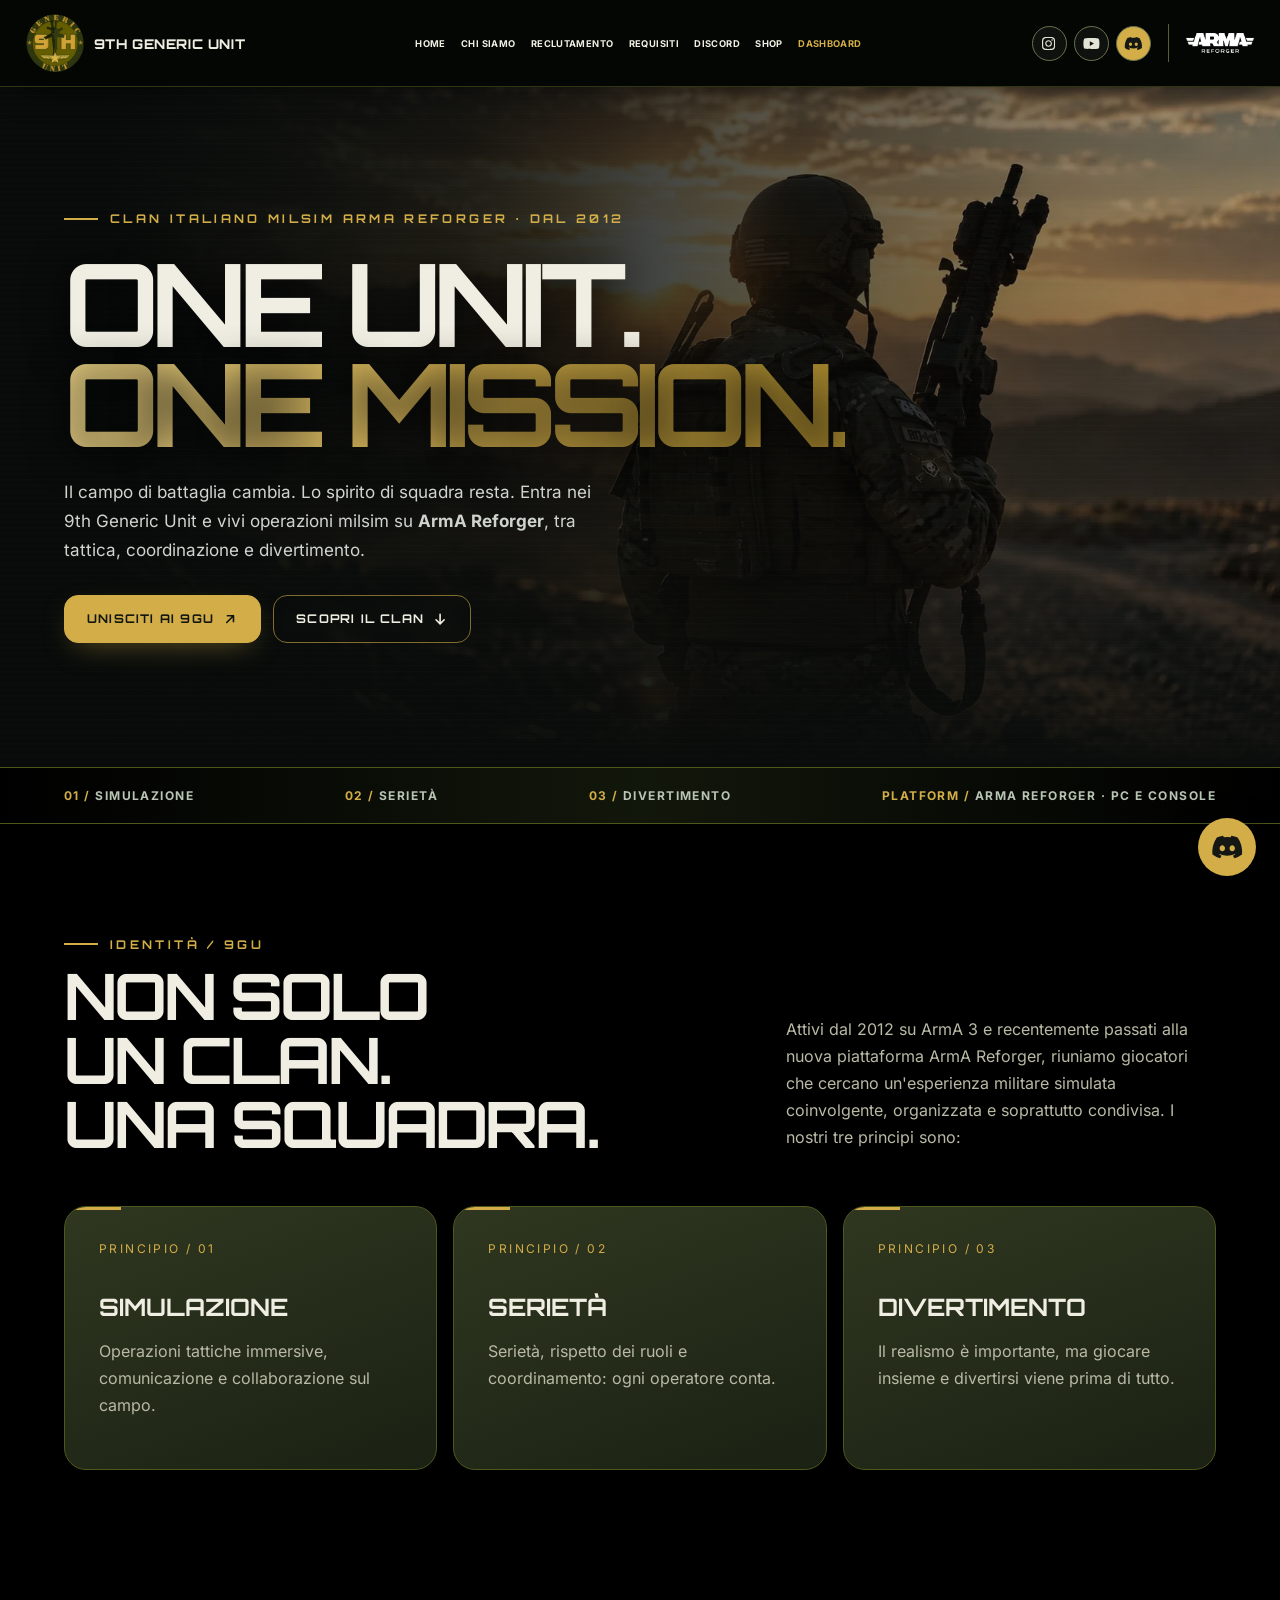
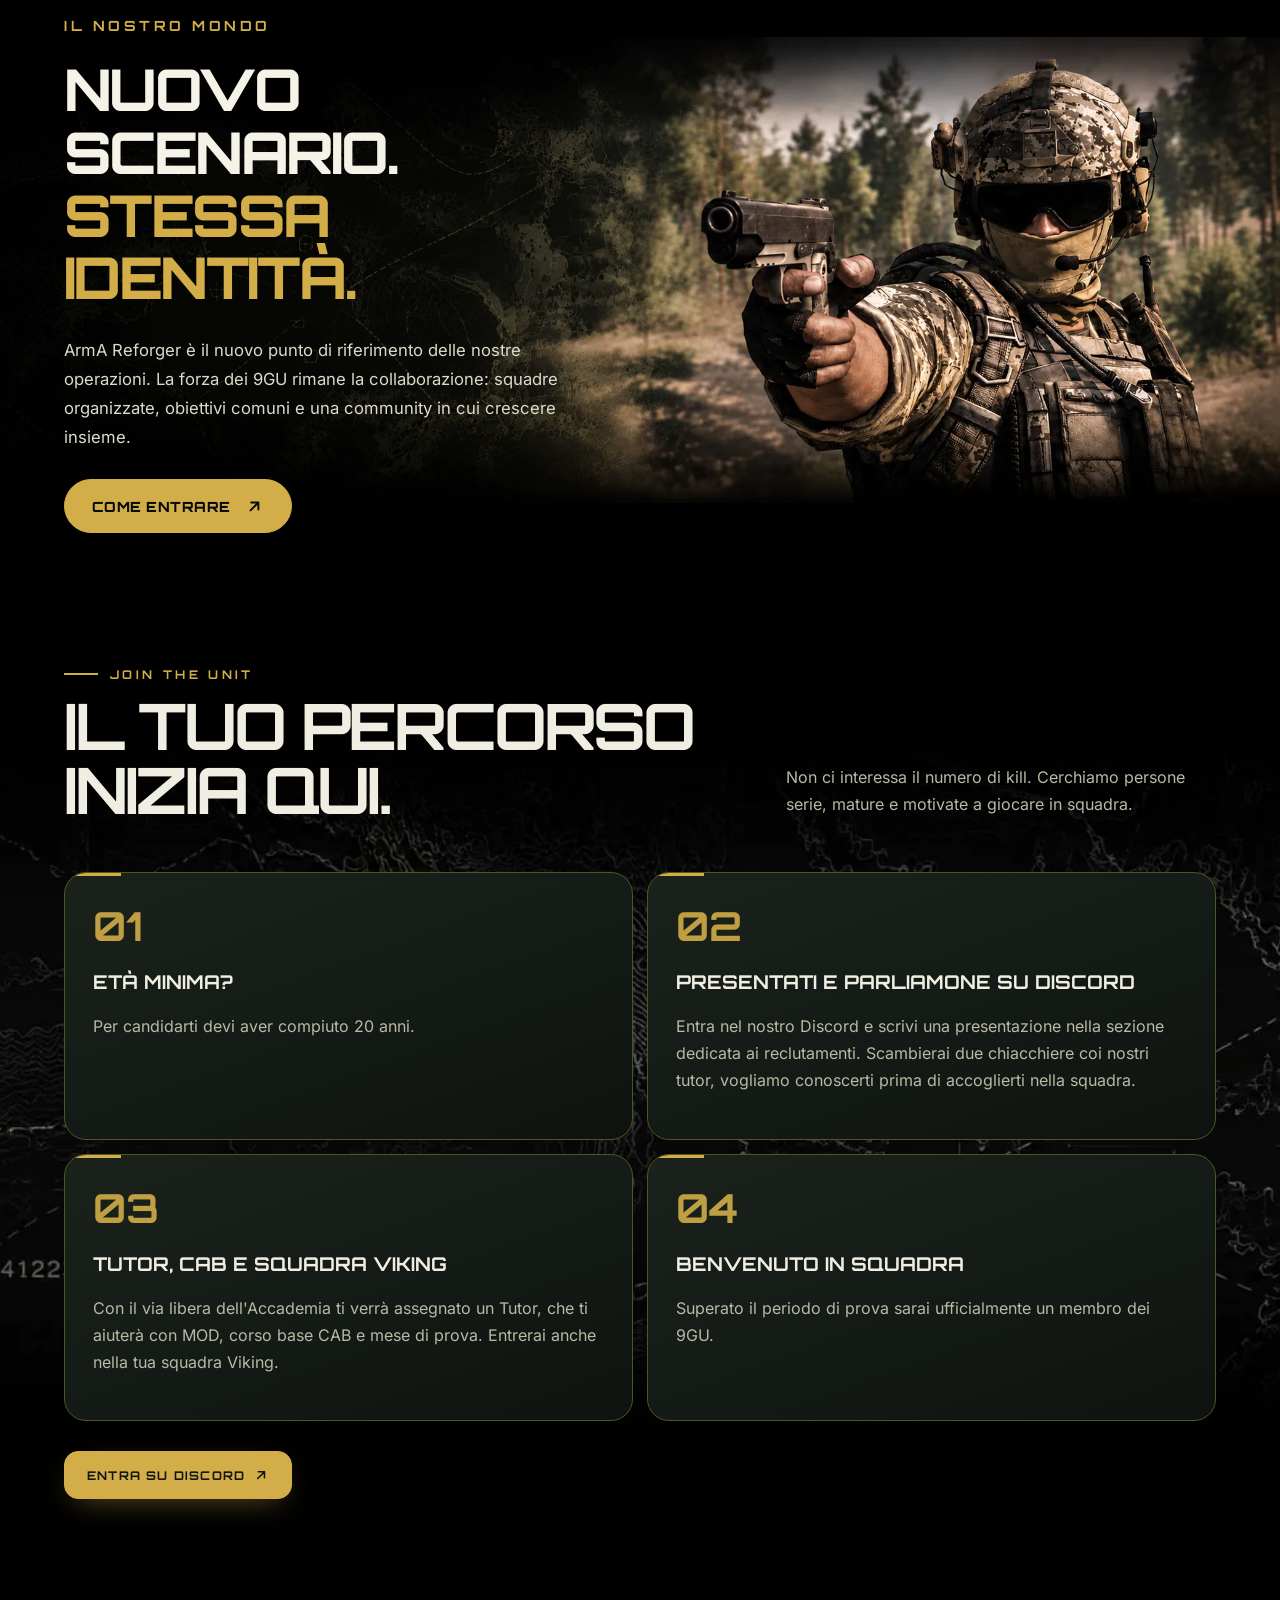
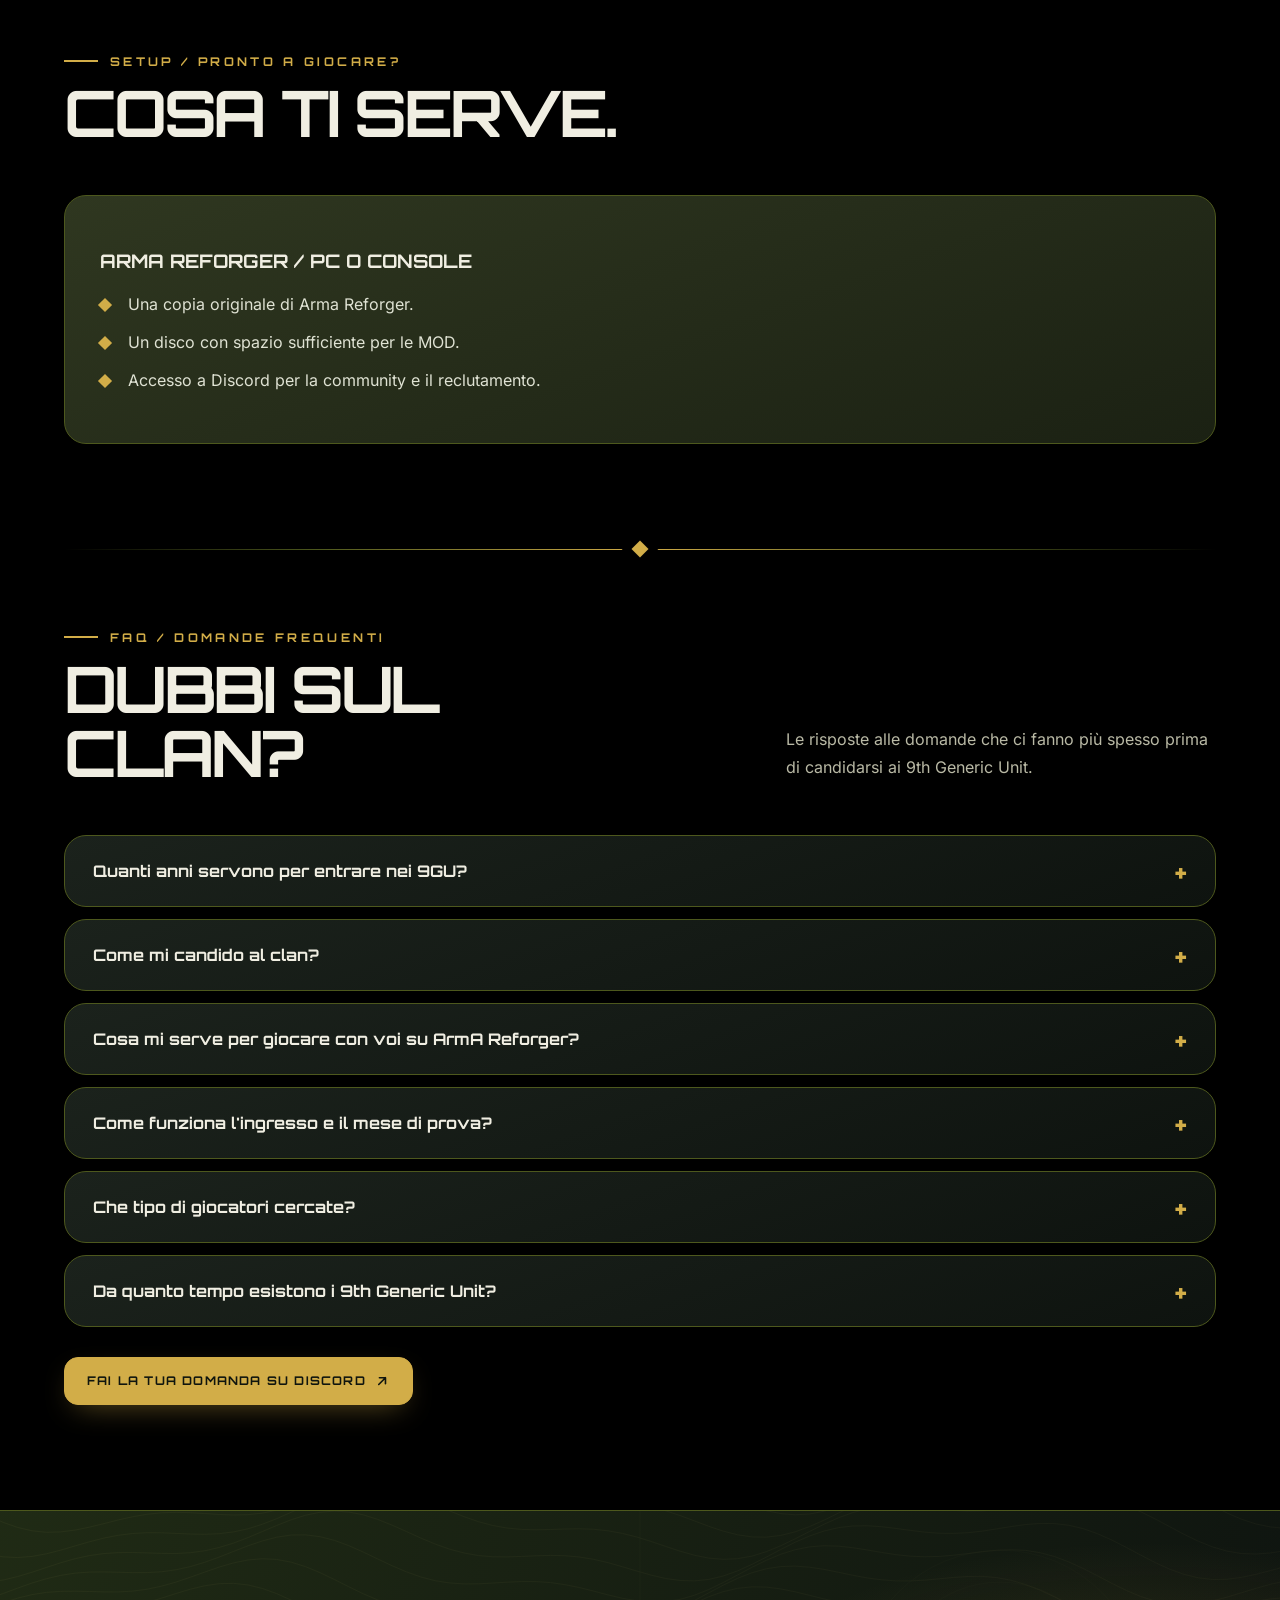
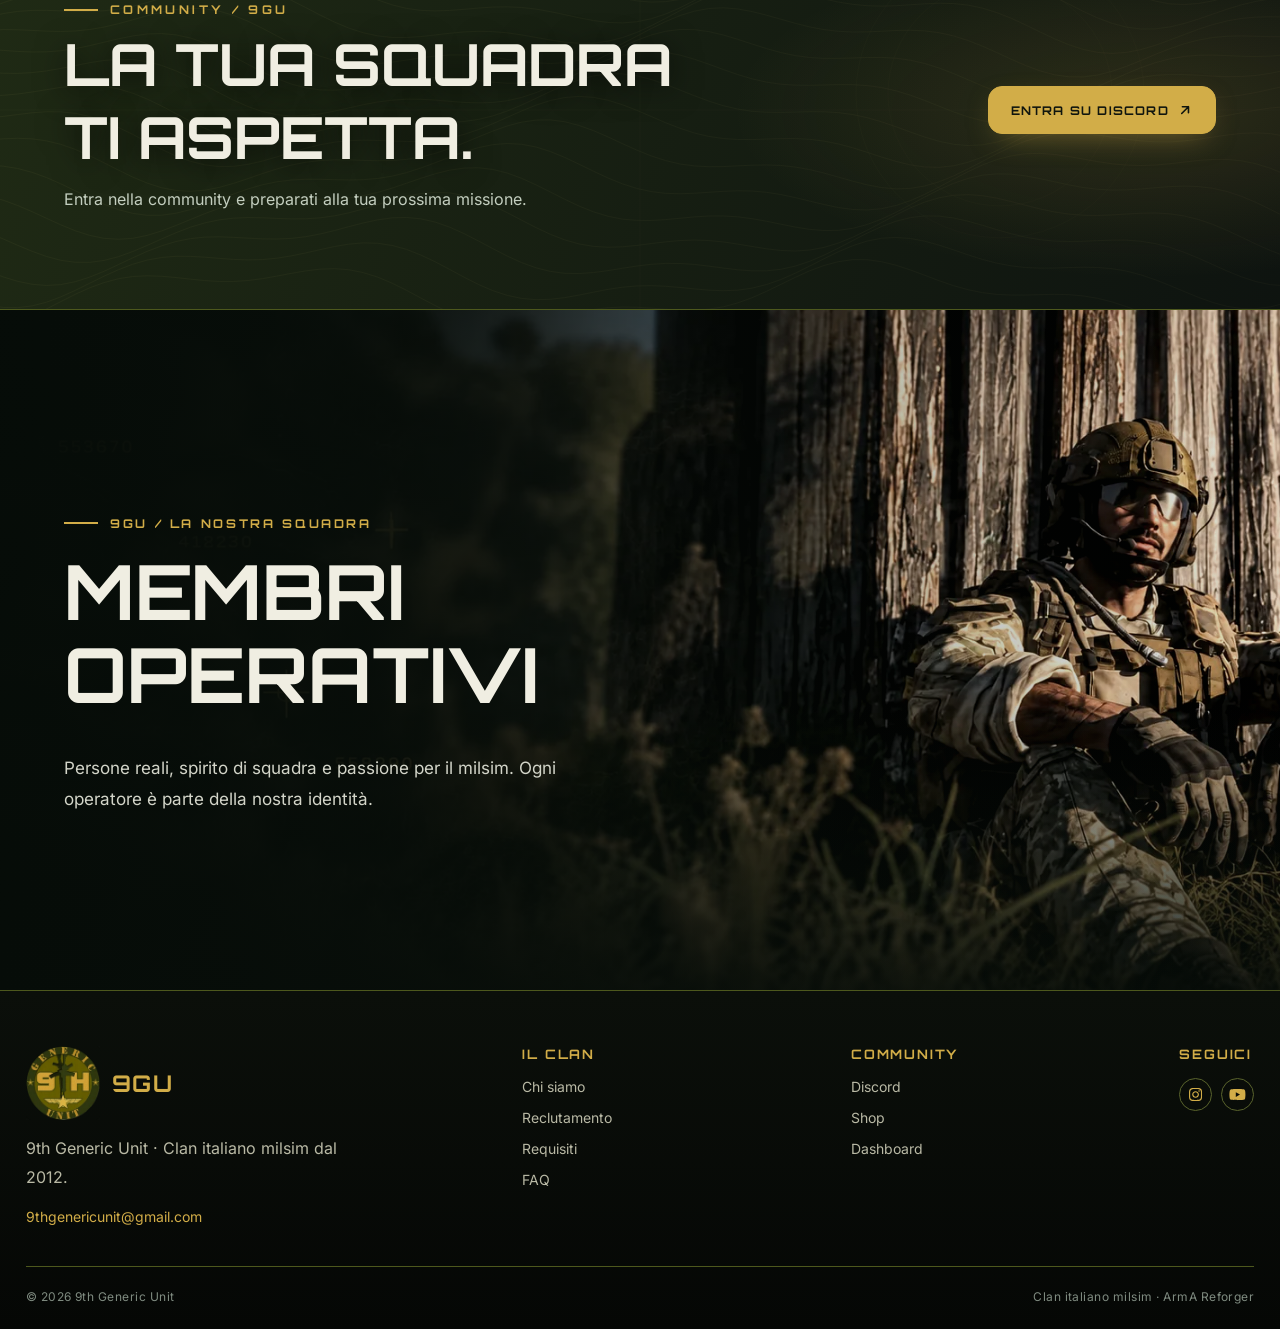
<file: index.html>
<!doctype html>

<html lang="it">
  <head>
    <meta charset="utf-8" />
    <meta content="width=device-width,initial-scale=1" name="viewport" />
    <title>9GU – 9th Generic Unit | Clan italiano milsim ArmA Reforger</title>
    <meta
      content="9GU (9th Generic Unit): clan italiano milsim su ArmA Reforger dal 2012. Operazioni tattiche, squadra organizzata, reclutamento aperto: entra nel Discord."
      name="description"
    />
    <meta content="#000000" name="theme-color" />
    <link rel="canonical" href="https://www.9thgenericunit.com/" />
    <meta content="index, follow, max-image-preview:large" name="robots" />
    <meta content="website" property="og:type" />
    <meta content="9th Generic Unit" property="og:site_name" />
    <meta content="it_IT" property="og:locale" />
    <meta content="9GU – 9th Generic Unit | Clan italiano milsim ArmA Reforger" property="og:title" />
    <meta
      content="9GU (9th Generic Unit): clan italiano milsim su ArmA Reforger dal 2012. Operazioni tattiche, squadra organizzata, reclutamento aperto: entra nel Discord."
      property="og:description"
    />
    <meta content="https://www.9thgenericunit.com/" property="og:url" />
    <meta content="https://www.9thgenericunit.com/img/og-image.jpg" property="og:image" />
    <meta content="1200" property="og:image:width" />
    <meta content="630" property="og:image:height" />
    <meta
      content="Soldato al tramonto: 9th Generic Unit, clan milsim italiano su ArmA Reforger"
      property="og:image:alt"
    />
    <meta content="summary_large_image" name="twitter:card" />
    <meta content="9GU – 9th Generic Unit | Clan italiano milsim ArmA Reforger" name="twitter:title" />
    <meta
      content="9GU (9th Generic Unit): clan italiano milsim su ArmA Reforger dal 2012. Operazioni tattiche, squadra organizzata, reclutamento aperto: entra nel Discord."
      name="twitter:description"
    />
    <meta content="https://www.9thgenericunit.com/img/og-image.jpg" name="twitter:image" />
    <link rel="icon" type="image/png" sizes="48x48" href="img/favicon-48.png" />
    <link rel="apple-touch-icon" href="img/apple-touch-icon.png" />
    <link rel="preload" as="image" href="img/image_01.webp" fetchpriority="high" />
    <link rel="preload" as="font" type="font/woff2" href="fonts/inter-latin-wght-normal.woff2" crossorigin />
    <link rel="preload" as="font" type="font/woff2" href="fonts/orbitron-latin-wght-normal.woff2" crossorigin />
    <script type="application/ld+json">
      {
        "@context": "https://schema.org",
        "@type": "Organization",
        "name": "9th Generic Unit",
        "alternateName": "9GU",
        "url": "https://www.9thgenericunit.com/",
        "logo": "https://www.9thgenericunit.com/img/image_07.png",
        "description": "Clan italiano milsim su ArmA Reforger, attivo dal 2012.",
        "foundingDate": "2012",
        "email": "info@9thgenericunit.com",
        "sameAs": [
          "https://www.instagram.com/9thgenericunit",
          "https://youtube.com/@9thgenericunit",
          "https://9thgenericunitshop.myspreadshop.it/"
        ]
      }
    </script>
    <noscript
      ><style>
        .members-stat {
          display: none;
        }
      </style></noscript
    >
    <link rel="stylesheet" href="css/01-base.css" />
    <link rel="stylesheet" href="css/02-members.css" />
    <link rel="stylesheet" href="css/03-header.css" />
    <link rel="stylesheet" href="css/04-world-new.css" />
    <link rel="stylesheet" href="css/05-mobile.css" />
    <link rel="stylesheet" href="css/06-polish.css" />
    <link rel="stylesheet" href="css/07-faq.css" />
    <link rel="stylesheet" href="css/08-footer.css" />
  </head>
  <body>
    <a class="skip-link" href="#main">Vai al contenuto</a>
    <svg
      xmlns="http://www.w3.org/2000/svg"
      aria-hidden="true"
      width="0"
      height="0"
      style="position: absolute; overflow: hidden"
    >
      <!-- Font Awesome Free 6.7.2 by @fontawesome - https://fontawesome.com License - https://fontawesome.com/license/free (Icons: CC BY 4.0) Copyright 2024 Fonticons, Inc. -->
      <symbol id="i-arrow-ur" viewBox="0 0 24 24"><path d="M7 17 17 7M8 7h9v9" /></symbol>
      <symbol id="i-arrow-down" viewBox="0 0 24 24"><path d="M12 5v14M6 13l6 6 6-6" /></symbol>
      <symbol id="i-instagram" viewBox="0 0 448 512">
        <path
          d="M224.1 141c-63.6 0-114.9 51.3-114.9 114.9s51.3 114.9 114.9 114.9S339 319.5 339 255.9 287.7 141 224.1 141zm0 189.6c-41.1 0-74.7-33.5-74.7-74.7s33.5-74.7 74.7-74.7 74.7 33.5 74.7 74.7-33.6 74.7-74.7 74.7zm146.4-194.3c0 14.9-12 26.8-26.8 26.8-14.9 0-26.8-12-26.8-26.8s12-26.8 26.8-26.8 26.8 12 26.8 26.8zm76.1 27.2c-1.7-35.9-9.9-67.7-36.2-93.9-26.2-26.2-58-34.4-93.9-36.2-37-2.1-147.9-2.1-184.9 0-35.8 1.7-67.6 9.9-93.9 36.1s-34.4 58-36.2 93.9c-2.1 37-2.1 147.9 0 184.9 1.7 35.9 9.9 67.7 36.2 93.9s58 34.4 93.9 36.2c37 2.1 147.9 2.1 184.9 0 35.9-1.7 67.7-9.9 93.9-36.2 26.2-26.2 34.4-58 36.2-93.9 2.1-37 2.1-147.8 0-184.8zM398.8 388c-7.8 19.6-22.9 34.7-42.6 42.6-29.5 11.7-99.5 9-132.1 9s-102.7 2.6-132.1-9c-19.6-7.8-34.7-22.9-42.6-42.6-11.7-29.5-9-99.5-9-132.1s-2.6-102.7 9-132.1c7.8-19.6 22.9-34.7 42.6-42.6 29.5-11.7 99.5-9 132.1-9s102.7-2.6 132.1 9c19.6 7.8 34.7 22.9 42.6 42.6 11.7 29.5 9 99.5 9 132.1s2.7 102.7-9 132.1z"
        />
      </symbol>
      <symbol id="i-youtube" viewBox="0 0 576 512">
        <path
          d="M549.655 124.083c-6.281-23.65-24.787-42.276-48.284-48.597C458.781 64 288 64 288 64S117.22 64 74.629 75.486c-23.497 6.322-42.003 24.947-48.284 48.597-11.412 42.867-11.412 132.305-11.412 132.305s0 89.438 11.412 132.305c6.281 23.65 24.787 41.5 48.284 47.821C117.22 448 288 448 288 448s170.78 0 213.371-11.486c23.497-6.321 42.003-24.171 48.284-47.821 11.412-42.867 11.412-132.305 11.412-132.305s0-89.438-11.412-132.305zm-317.51 213.508V175.185l142.739 81.205-142.739 81.201z"
        />
      </symbol>
      <symbol id="i-discord" viewBox="0 0 640 512">
        <path
          d="M524.531,69.836a1.5,1.5,0,0,0-.764-.7A485.065,485.065,0,0,0,404.081,32.03a1.816,1.816,0,0,0-1.923.91,337.461,337.461,0,0,0-14.9,30.6,447.848,447.848,0,0,0-134.426,0,309.541,309.541,0,0,0-15.135-30.6,1.89,1.89,0,0,0-1.924-.91A483.689,483.689,0,0,0,116.085,69.137a1.712,1.712,0,0,0-.788.676C39.068,183.651,18.186,294.69,28.43,404.354a2.016,2.016,0,0,0,.765,1.375A487.666,487.666,0,0,0,176.02,479.918a1.9,1.9,0,0,0,2.063-.676A348.2,348.2,0,0,0,208.12,430.4a1.86,1.86,0,0,0-1.019-2.588,321.173,321.173,0,0,1-45.868-21.853,1.885,1.885,0,0,1-.185-3.126c3.082-2.309,6.166-4.711,9.109-7.137a1.819,1.819,0,0,1,1.9-.256c96.229,43.917,200.41,43.917,295.5,0a1.812,1.812,0,0,1,1.924.233c2.944,2.426,6.027,4.851,9.132,7.16a1.884,1.884,0,0,1-.162,3.126,301.407,301.407,0,0,1-45.89,21.83,1.875,1.875,0,0,0-1,2.611,391.055,391.055,0,0,0,30.014,48.815,1.864,1.864,0,0,0,2.063.7A486.048,486.048,0,0,0,610.7,405.729a1.882,1.882,0,0,0,.765-1.352C623.729,277.594,590.933,167.465,524.531,69.836ZM222.491,337.58c-28.972,0-52.844-26.587-52.844-59.239S193.056,219.1,222.491,219.1c29.665,0,53.306,26.82,52.843,59.239C275.334,310.993,251.924,337.58,222.491,337.58Zm195.38,0c-28.971,0-52.843-26.587-52.843-59.239S388.437,219.1,417.871,219.1c29.667,0,53.307,26.82,52.844,59.239C470.715,310.993,447.538,337.58,417.871,337.58Z"
        />
      </symbol>
    </svg>
    <header>
      <nav class="wrap">
        <a class="brand" href="#home"
          ><img alt="Logo 9th Generic Unit" src="img/logo.webp" width="58" height="58" /><span class="brand-label"
            >9TH GENERIC UNIT</span
          ></a
        ><button aria-expanded="false" aria-label="Apri menu" class="menu">☰ MENU</button>
        <div class="links" id="navlinks">
          <a href="#home">HOME</a><a href="#chi-siamo">CHI SIAMO</a><a href="#reclutamento">RECLUTAMENTO</a
          ><a href="#requisiti">REQUISITI</a><a data-discord rel="noopener" target="_blank">DISCORD</a
          ><a href="https://9thgenericunitshop.myspreadshop.it/" rel="noopener" target="_blank">SHOP</a
          ><a href="https://dashboard.9thgenericunit.com" class="dashboard-link" rel="noopener" target="_blank"
            >DASHBOARD</a
          >
        </div>
        <div aria-label="Social 9GU" class="socials">
          <a
            aria-label="Instagram 9GU"
            href="https://www.instagram.com/9thgenericunit?xtok=MWp1eWhqdDVtN253MA=="
            rel="noopener"
            target="_blank"
            title="Instagram"
            ><svg aria-hidden="true" class="ico ico-instagram"><use href="#i-instagram" /></svg></a
          ><a
            aria-label="YouTube 9GU"
            href="https://youtube.com/@9thgenericunit?si=ZqLlN9JyrXJMWqEc"
            rel="noopener"
            target="_blank"
            title="YouTube"
            ><svg aria-hidden="true" class="ico ico-youtube"><use href="#i-youtube" /></svg></a
          ><a aria-label="Discord 9GU" class="discord" data-discord rel="noopener" target="_blank" title="Discord"
            ><svg aria-hidden="true" class="ico ico-discord"><use href="#i-discord" /></svg
          ></a>
        </div>
        <div class="header-games">
          <a aria-label="Requisiti ArmA Reforger" href="#requisiti" title="Requisiti ArmA Reforger"
            ><img alt="ArmA Reforger" src="img/image_08.webp" width="415" height="232"
          /></a>
        </div>
      </nav>
    </header>
    <main id="main">
      <div class="hero" id="home">
        <div class="wrap">
          <h1>
            <span class="eyebrow">Clan italiano milsim ArmA Reforger · Dal 2012</span>ONE UNIT.<br /><em
              >ONE MISSION.</em
            >
          </h1>
          <p>
            Il campo di battaglia cambia. Lo spirito di squadra resta. Entra nei 9th Generic Unit e vivi operazioni
            milsim su <strong>ArmA Reforger</strong>, tra tattica, coordinazione e divertimento.
          </p>
          <div class="actions">
            <a class="btn" href="#reclutamento"
              >Unisciti ai 9GU<svg aria-hidden="true" class="ico ico-arrow"><use href="#i-arrow-ur" /></svg></a
            ><a class="btn ghost" href="#chi-siamo"
              >Scopri il clan<svg aria-hidden="true" class="ico ico-arrow"><use href="#i-arrow-down" /></svg
            ></a>
          </div>
        </div>
      </div>
      <div class="stripe">
        <div class="wrap">
          <span><strong>01 /</strong> SIMULAZIONE</span><span><strong>02 /</strong> SERIETÀ</span
          ><span><strong>03 /</strong> DIVERTIMENTO</span
          ><span><strong>PLATFORM /</strong> ARMA REFORGER · PC E CONSOLE</span>
        </div>
      </div>
      <section id="chi-siamo">
        <div class="wrap">
          <div class="heading">
            <div>
              <div class="eyebrow">Identità / 9GU</div>
              <h2>NON SOLO UN CLAN.<br />UNA SQUADRA.</h2>
            </div>
            <p>
              Attivi dal 2012 su ArmA 3 e recentemente passati alla nuova piattaforma ArmA Reforger, riuniamo giocatori
              che cercano un'esperienza militare simulata coinvolgente, organizzata e soprattutto condivisa. I nostri
              tre principi sono:
            </p>
          </div>
          <div class="grid3">
            <article class="tile">
              <div class="num">PRINCIPIO / 01</div>
              <h3>Simulazione</h3>
              <p>Operazioni tattiche immersive, comunicazione e collaborazione sul campo.</p>
            </article>
            <article class="tile">
              <div class="num">PRINCIPIO / 02</div>
              <h3>Serietà</h3>
              <p>Serietà, rispetto dei ruoli e coordinamento: ogni operatore conta.</p>
            </article>
            <article class="tile">
              <div class="num">PRINCIPIO / 03</div>
              <h3>Divertimento</h3>
              <p>Il realismo è importante, ma giocare insieme e divertirsi viene prima di tutto.</p>
            </article>
          </div>
        </div>
      </section>
      <section class="world-new" id="il-nostro-mondo">
        <div class="wrap world-new-content">
          <div class="world-new-copy">
            <div class="world-new-eyebrow">IL NOSTRO MONDO</div>
            <h2>
              NUOVO<br />SCENARIO.<br /><span>STESSA<br />IDENTITÀ.</span>
            </h2>
            <p>
              ArmA Reforger è il nuovo punto di riferimento delle nostre operazioni. La forza dei 9GU rimane la
              collaborazione: squadre organizzate, obiettivi comuni e una community in cui crescere insieme.
            </p>
            <a class="world-new-btn" href="#reclutamento"
              >COME ENTRARE<svg aria-hidden="true" class="ico ico-arrow"><use href="#i-arrow-ur" /></svg
            ></a>
          </div>
        </div>
      </section>
      <section id="reclutamento">
        <div class="wrap">
          <div class="heading">
            <div>
              <div class="eyebrow">Join the unit</div>
              <h2>IL TUO PERCORSO<br />INIZIA QUI.</h2>
            </div>
            <p>Non ci interessa il numero di kill. Cerchiamo persone serie, mature e motivate a giocare in squadra.</p>
          </div>
          <div class="steps">
            <article class="step">
              <b>01</b>
              <h3>Età minima?</h3>
              <p>Per candidarti devi aver compiuto 20 anni.</p>
            </article>
            <article class="step">
              <b>02</b>
              <h3>Presentati e parliamone su Discord</h3>
              <p>
                Entra nel nostro Discord e scrivi una presentazione nella sezione dedicata ai reclutamenti. Scambierai
                due chiacchiere coi nostri tutor, vogliamo conoscerti prima di accoglierti nella squadra.
              </p>
            </article>
            <article class="step">
              <b>03</b>
              <h3>Tutor, CAB e squadra Viking</h3>
              <p>
                Con il via libera dell'Accademia ti verrà assegnato un Tutor, che ti aiuterà con MOD, corso base CAB e
                mese di prova. Entrerai anche nella tua squadra Viking.
              </p>
            </article>
            <article class="step">
              <b>04</b>
              <h3>Benvenuto in squadra</h3>
              <p>Superato il periodo di prova sarai ufficialmente un membro dei 9GU.</p>
            </article>
          </div>
          <div class="actions">
            <a class="btn" data-discord rel="noopener" target="_blank"
              >Entra su Discord<svg aria-hidden="true" class="ico ico-arrow"><use href="#i-arrow-ur" /></svg
            ></a>
          </div>
        </div>
      </section>
      <section class="dark" id="requisiti">
        <div class="wrap">
          <div class="eyebrow">Setup / Pronto a giocare?</div>
          <div class="heading"><h2>COSA TI SERVE.</h2></div>
          <div class="requirements">
            <h3>ARMA REFORGER / PC O CONSOLE</h3>
            <ul>
              <li>Una copia originale di Arma Reforger.</li>
              <li>Un disco con spazio sufficiente per le MOD.</li>
              <li>Accesso a Discord per la community e il reclutamento.</li>
            </ul>
          </div>
        </div>
      </section>
      <section id="faq">
        <div class="wrap">
          <div class="heading">
            <div>
              <div class="eyebrow">FAQ / Domande frequenti</div>
              <h2>DUBBI SUL<br />CLAN?</h2>
            </div>
            <p>Le risposte alle domande che ci fanno più spesso prima di candidarsi ai 9th Generic Unit.</p>
          </div>
          <div class="faq">
            <details>
              <summary>Quanti anni servono per entrare nei 9GU?</summary>
              <p>Per candidarti devi aver compiuto 20 anni.</p>
            </details>
            <details>
              <summary>Come mi candido al clan?</summary>
              <p>
                Entra nel nostro Discord e scrivi una presentazione nella sezione dedicata ai reclutamenti. I nostri
                tutor scambieranno due chiacchiere con te: vogliamo conoscerti prima di accoglierti nella squadra.
              </p>
            </details>
            <details>
              <summary>Cosa mi serve per giocare con voi su ArmA Reforger?</summary>
              <p>
                Una copia originale di ArmA Reforger (su PC o console), un disco con spazio sufficiente per le MOD e
                l'accesso a Discord, che usiamo per la community e per il reclutamento.
              </p>
            </details>
            <details>
              <summary>Come funziona l'ingresso e il mese di prova?</summary>
              <p>
                Con il via libera dell'Accademia ti viene assegnato un Tutor, che ti aiuta con le MOD, con il corso base
                CAB e durante il mese di prova. Entrerai anche nella tua squadra Viking. Superato il periodo di prova
                diventi ufficialmente un membro dei 9GU.
              </p>
            </details>
            <details>
              <summary>Che tipo di giocatori cercate?</summary>
              <p>
                Non ci interessa il numero di kill. Cerchiamo persone serie, mature e motivate a giocare in squadra:
                simulazione, serietà e divertimento sono i nostri tre principi.
              </p>
            </details>
            <details>
              <summary>Da quanto tempo esistono i 9th Generic Unit?</summary>
              <p>
                Siamo un clan italiano milsim attivo dal 2012. Siamo nati su ArmA 3 e siamo passati di recente alla
                nuova piattaforma ArmA Reforger.
              </p>
            </details>
          </div>
          <div class="actions">
            <a class="btn" data-discord rel="noopener" target="_blank"
              >Fai la tua domanda su Discord<svg aria-hidden="true" class="ico ico-arrow">
                <use href="#i-arrow-ur" /></svg
            ></a>
          </div>
        </div>
      </section>
      <div class="banner">
        <div class="wrap">
          <div>
            <div class="eyebrow">Community / 9GU</div>
            <h2>LA TUA SQUADRA TI ASPETTA.</h2>
            <p>Entra nella community e preparati alla tua prossima missione.</p>
          </div>
          <a class="btn" data-discord rel="noopener" target="_blank"
            >Entra su Discord<svg aria-hidden="true" class="ico ico-arrow"><use href="#i-arrow-ur" /></svg
          ></a>
        </div>
      </div>
      <section class="members-background-section">
        <div class="wrap members-content">
          <div class="eyebrow">9GU / LA NOSTRA SQUADRA</div>
          <h2>MEMBRI OPERATIVI</h2>
          <p class="members-description">
            Persone reali, spirito di squadra e passione per il milsim. Ogni operatore è parte della nostra identità.
          </p>
          <p class="members-stat">
            <span class="members-stat-num">0</span>
            <span class="members-stat-label">operatori nella nostra squadra</span>
          </p>
        </div>
      </section>
    </main>
    <footer class="footer">
      <div class="wrap">
        <div class="footergrid">
          <div>
            <div class="brand"><img alt="9GU" src="img/logo.webp" width="74" height="74" /><span>9GU</span></div>
            <p>9th Generic Unit · Clan italiano milsim dal 2012.<br /></p>
            <a href="mailto:9thgenericunit@gmail.com">9thgenericunit@gmail.com</a>
          </div>
          <div>
            <h4>IL CLAN</h4>
            <div class="footerlinks">
              <a href="#chi-siamo">Chi siamo</a>
              <a href="#reclutamento">Reclutamento</a>
              <a href="#requisiti">Requisiti</a>
              <a href="#faq">FAQ</a>
            </div>
          </div>
          <div>
            <h4>COMMUNITY</h4>
            <div class="footerlinks">
              <a data-discord rel="noopener" target="_blank">Discord</a>
              <a href="https://9thgenericunitshop.myspreadshop.it/" rel="noopener" target="_blank">Shop</a>
              <a href="https://dashboard.9thgenericunit.com" rel="noopener" target="_blank">Dashboard</a>
            </div>
          </div>
          <div>
            <h4>SEGUICI</h4>
            <div class="footer-socials">
              <div aria-label="Social 9GU" class="socials">
                <a
                  aria-label="Instagram 9GU"
                  href="https://www.instagram.com/9thgenericunit?xtok=MWp1eWhqdDVtN253MA=="
                  rel="noopener"
                  target="_blank"
                  title="Instagram"
                >
                  <svg aria-hidden="true" class="ico ico-instagram"><use href="#i-instagram" /></svg>
                </a>
                <a
                  aria-label="YouTube 9GU"
                  href="https://youtube.com/@9thgenericunit?si=ZqLlN9JyrXJMWqEc"
                  rel="noopener"
                  target="_blank"
                  title="YouTube"
                >
                  <svg aria-hidden="true" class="ico ico-youtube"><use href="#i-youtube" /></svg>
                </a>
<!--                <a aria-label="Discord 9GU" class="discord" data-discord rel="noopener" target="_blank" title="Discord">-->
<!--                  <svg aria-hidden="true" class="ico ico-discord"><use href="#i-discord" /></svg>-->
<!--                </a>-->
              </div>
            </div>
          </div>
        </div>
        <div class="copyright">
          <span>© 2026 9th Generic Unit</span><span>Clan italiano milsim · ArmA Reforger</span>
        </div>
      </div>
    </footer>
    <a
      aria-label="Entra nel server Discord"
      class="floating"
      data-discord
      rel="noopener"
      target="_blank"
      title="Entra su Discord"
      ><svg aria-hidden="true" class="ico ico-discord"><use href="#i-discord" /></svg
    ></a>
    <script src="js/discord.js" defer></script>
    <script src="js/main.js" defer></script>
  </body>
</html>
</file>
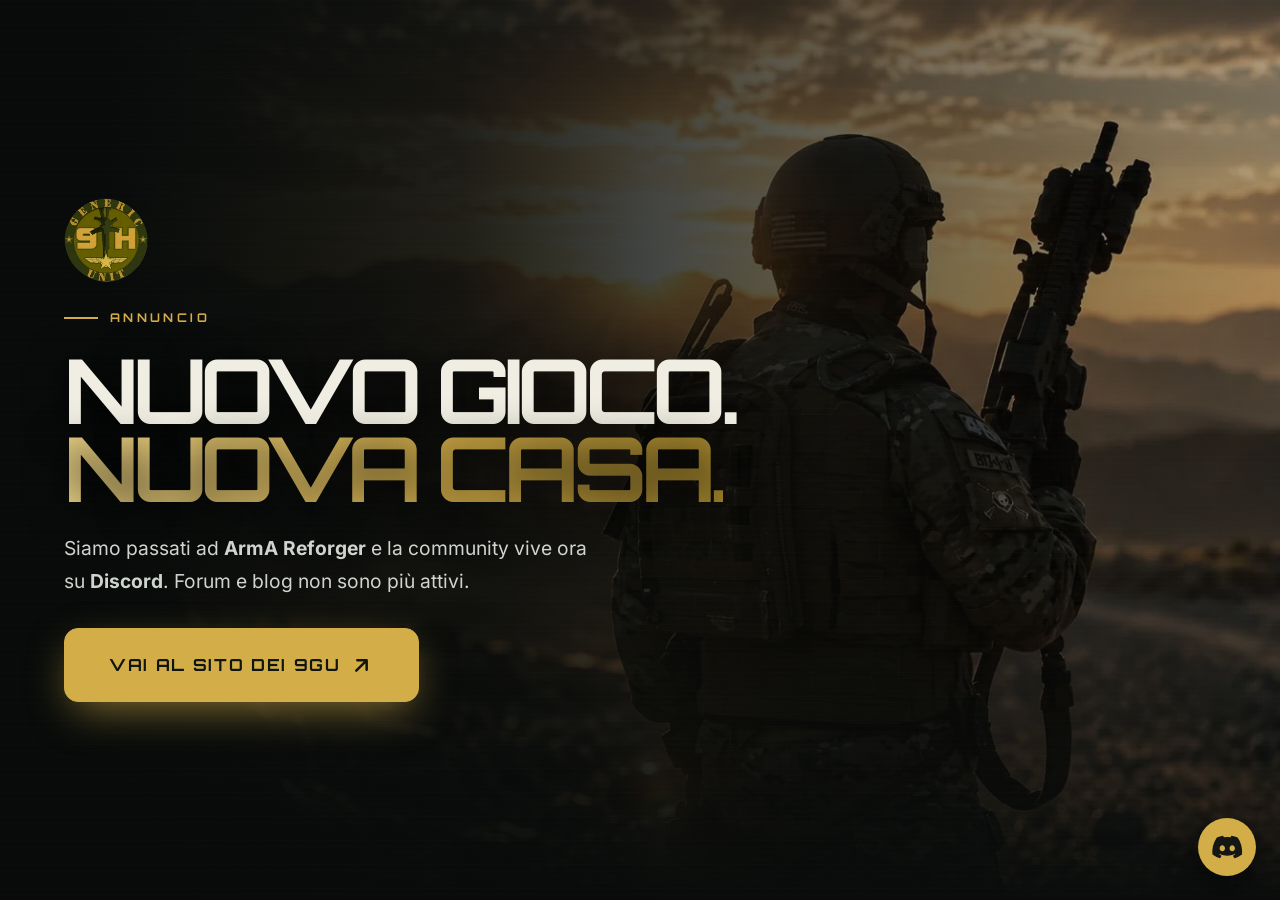
<file: novita.html>
<!doctype html>
<html lang="it">
  <head>
    <meta charset="utf-8" />
    <meta content="width=device-width,initial-scale=1" name="viewport" />
    <title>Nuovo gioco, nuova community: i 9GU su ArmA Reforger e Discord</title>
    <meta
      content="Il clan italiano 9th Generic Unit è passato da ArmA 3 a ArmA Reforger e dal forum a Discord. Vai al sito principale o entra nel Discord."
      name="description"
    />
    <meta content="#000000" name="theme-color" />
    <link rel="canonical" href="https://www.9thgenericunit.com/novita" />
    <meta content="index, follow, max-image-preview:large" name="robots" />
    <meta content="website" property="og:type" />
    <meta content="9th Generic Unit" property="og:site_name" />
    <meta content="it_IT" property="og:locale" />
    <meta content="Nuovo gioco, nuova community: i 9GU su ArmA Reforger e Discord" property="og:title" />
    <meta
      content="Il clan italiano 9th Generic Unit è passato da ArmA 3 a ArmA Reforger e dal forum a Discord. Vai al sito principale o entra nel Discord."
      property="og:description"
    />
    <meta content="https://www.9thgenericunit.com/novita" property="og:url" />
    <meta content="https://www.9thgenericunit.com/img/og-image.jpg" property="og:image" />
    <meta content="1200" property="og:image:width" />
    <meta content="630" property="og:image:height" />
    <meta
      content="Soldato al tramonto: 9th Generic Unit, clan milsim italiano su ArmA Reforger"
      property="og:image:alt"
    />
    <meta content="summary_large_image" name="twitter:card" />
    <meta content="Nuovo gioco, nuova community: i 9GU su ArmA Reforger e Discord" name="twitter:title" />
    <meta
      content="Il clan italiano 9th Generic Unit è passato da ArmA 3 a ArmA Reforger e dal forum a Discord. Vai al sito principale o entra nel Discord."
      name="twitter:description"
    />
    <meta content="https://www.9thgenericunit.com/img/og-image.jpg" name="twitter:image" />
    <link rel="icon" type="image/png" sizes="48x48" href="/img/favicon-48.png" />
    <link rel="apple-touch-icon" href="/img/apple-touch-icon.png" />
    <link rel="preload" as="image" href="/img/image_01.webp" fetchpriority="high" />
    <link rel="preload" as="font" type="font/woff2" href="/fonts/inter-latin-wght-normal.woff2" crossorigin />
    <link rel="preload" as="font" type="font/woff2" href="/fonts/orbitron-latin-wght-normal.woff2" crossorigin />
    <link rel="stylesheet" href="/css/01-base.css" />
    <link rel="stylesheet" href="/css/05-mobile.css" />
    <link rel="stylesheet" href="/css/06-polish.css" />
    <link rel="stylesheet" href="/css/09-novita.css" />
  </head>
  <body>
    <a class="skip-link" href="#main">Vai al contenuto</a>
    <svg
      xmlns="http://www.w3.org/2000/svg"
      aria-hidden="true"
      width="0"
      height="0"
      style="position: absolute; overflow: hidden"
    >
      <!-- Font Awesome Free 6.7.2 by @fontawesome - https://fontawesome.com License - https://fontawesome.com/license/free (Icons: CC BY 4.0) Copyright 2024 Fonticons, Inc. -->
      <symbol id="i-arrow-ur" viewBox="0 0 24 24"><path d="M7 17 17 7M8 7h9v9" /></symbol>
      <symbol id="i-arrow-down" viewBox="0 0 24 24"><path d="M12 5v14M6 13l6 6 6-6" /></symbol>
      <symbol id="i-instagram" viewBox="0 0 448 512">
        <path
          d="M224.1 141c-63.6 0-114.9 51.3-114.9 114.9s51.3 114.9 114.9 114.9S339 319.5 339 255.9 287.7 141 224.1 141zm0 189.6c-41.1 0-74.7-33.5-74.7-74.7s33.5-74.7 74.7-74.7 74.7 33.5 74.7 74.7-33.6 74.7-74.7 74.7zm146.4-194.3c0 14.9-12 26.8-26.8 26.8-14.9 0-26.8-12-26.8-26.8s12-26.8 26.8-26.8 26.8 12 26.8 26.8zm76.1 27.2c-1.7-35.9-9.9-67.7-36.2-93.9-26.2-26.2-58-34.4-93.9-36.2-37-2.1-147.9-2.1-184.9 0-35.8 1.7-67.6 9.9-93.9 36.1s-34.4 58-36.2 93.9c-2.1 37-2.1 147.9 0 184.9 1.7 35.9 9.9 67.7 36.2 93.9s58 34.4 93.9 36.2c37 2.1 147.9 2.1 184.9 0 35.9-1.7 67.7-9.9 93.9-36.2 26.2-26.2 34.4-58 36.2-93.9 2.1-37 2.1-147.8 0-184.8zM398.8 388c-7.8 19.6-22.9 34.7-42.6 42.6-29.5 11.7-99.5 9-132.1 9s-102.7 2.6-132.1-9c-19.6-7.8-34.7-22.9-42.6-42.6-11.7-29.5-9-99.5-9-132.1s-2.6-102.7 9-132.1c7.8-19.6 22.9-34.7 42.6-42.6 29.5-11.7 99.5-9 132.1-9s102.7-2.6 132.1 9c19.6 7.8 34.7 22.9 42.6 42.6 11.7 29.5 9 99.5 9 132.1s2.7 102.7-9 132.1z"
        />
      </symbol>
      <symbol id="i-youtube" viewBox="0 0 576 512">
        <path
          d="M549.655 124.083c-6.281-23.65-24.787-42.276-48.284-48.597C458.781 64 288 64 288 64S117.22 64 74.629 75.486c-23.497 6.322-42.003 24.947-48.284 48.597-11.412 42.867-11.412 132.305-11.412 132.305s0 89.438 11.412 132.305c6.281 23.65 24.787 41.5 48.284 47.821C117.22 448 288 448 288 448s170.78 0 213.371-11.486c23.497-6.321 42.003-24.171 48.284-47.821 11.412-42.867 11.412-132.305 11.412-132.305s0-89.438-11.412-132.305zm-317.51 213.508V175.185l142.739 81.205-142.739 81.201z"
        />
      </symbol>
      <symbol id="i-discord" viewBox="0 0 640 512">
        <path
          d="M524.531,69.836a1.5,1.5,0,0,0-.764-.7A485.065,485.065,0,0,0,404.081,32.03a1.816,1.816,0,0,0-1.923.91,337.461,337.461,0,0,0-14.9,30.6,447.848,447.848,0,0,0-134.426,0,309.541,309.541,0,0,0-15.135-30.6,1.89,1.89,0,0,0-1.924-.91A483.689,483.689,0,0,0,116.085,69.137a1.712,1.712,0,0,0-.788.676C39.068,183.651,18.186,294.69,28.43,404.354a2.016,2.016,0,0,0,.765,1.375A487.666,487.666,0,0,0,176.02,479.918a1.9,1.9,0,0,0,2.063-.676A348.2,348.2,0,0,0,208.12,430.4a1.86,1.86,0,0,0-1.019-2.588,321.173,321.173,0,0,1-45.868-21.853,1.885,1.885,0,0,1-.185-3.126c3.082-2.309,6.166-4.711,9.109-7.137a1.819,1.819,0,0,1,1.9-.256c96.229,43.917,200.41,43.917,295.5,0a1.812,1.812,0,0,1,1.924.233c2.944,2.426,6.027,4.851,9.132,7.16a1.884,1.884,0,0,1-.162,3.126,301.407,301.407,0,0,1-45.89,21.83,1.875,1.875,0,0,0-1,2.611,391.055,391.055,0,0,0,30.014,48.815,1.864,1.864,0,0,0,2.063.7A486.048,486.048,0,0,0,610.7,405.729a1.882,1.882,0,0,0,.765-1.352C623.729,277.594,590.933,167.465,524.531,69.836ZM222.491,337.58c-28.972,0-52.844-26.587-52.844-59.239S193.056,219.1,222.491,219.1c29.665,0,53.306,26.82,52.843,59.239C275.334,310.993,251.924,337.58,222.491,337.58Zm195.38,0c-28.971,0-52.843-26.587-52.843-59.239S388.437,219.1,417.871,219.1c29.667,0,53.307,26.82,52.844,59.239C470.715,310.993,447.538,337.58,417.871,337.58Z"
        />
      </symbol>
    </svg>
    <main id="main">
      <div class="hero" id="home">
        <div class="wrap">
          <div class="brand"><img alt="9th Generic Unit" src="/img/logo.webp" width="84" height="84" /></div>
          <h1><span class="eyebrow">Annuncio</span>NUOVO GIOCO.<br /><em>NUOVA CASA.</em></h1>
          <p>
            Siamo passati ad <strong>ArmA Reforger</strong> e la community vive ora su <strong>Discord</strong>. Forum e
            blog non sono più attivi.
          </p>
          <div class="actions">
            <a class="btn" href="/"
              >Vai al sito dei 9GU<svg aria-hidden="true" class="ico ico-arrow"><use href="#i-arrow-ur" /></svg>
            </a>
<!--            <a class="btn ghost" data-discord rel="noopener" target="_blank"-->
<!--              >Entra su Discord<svg aria-hidden="true" class="ico ico-arrow"><use href="#i-arrow-ur" /></svg>-->
<!--            </a>-->
          </div>
        </div>
      </div>
    </main>
    <a
      aria-label="Entra nel server Discord"
      class="floating"
      data-discord
      rel="noopener"
      target="_blank"
      title="Entra su Discord"
      ><svg aria-hidden="true" class="ico ico-discord"><use href="#i-discord" /></svg
    ></a>
    <script src="/js/discord.js" defer></script>
  </body>
</html>
</file>
<file: css/01-base.css>
/* 9GU — sito offline: font locali (licenza OFL, cartella fonts/) e icone SVG incorporate (Font Awesome Free, CC BY 4.0) */
@font-face {
  font-family: Inter;
  font-style: normal;
  font-display: swap;
  font-weight: 100 900;
  src:
    url("../fonts/inter-latin-wght-normal.woff2") format("woff2-variations"),
    url("../fonts/inter-latin-wght-normal.woff2") format("woff2");
  unicode-range: U+0000-00FF, U+0131, U+0152-0153, U+02BB-02BC, U+02C6, U+02DA, U+02DC, U+0304, U+0308, U+0329,
    U+2000-206F, U+20AC, U+2122, U+2191, U+2193, U+2212, U+2215, U+FEFF, U+FFFD;
}
@font-face {
  font-family: Inter;
  font-style: normal;
  font-display: swap;
  font-weight: 100 900;
  src:
    url("../fonts/inter-latin-ext-wght-normal.woff2") format("woff2-variations"),
    url("../fonts/inter-latin-ext-wght-normal.woff2") format("woff2");
  unicode-range: U+0100-02BA, U+02BD-02C5, U+02C7-02CC, U+02CE-02D7, U+02DD-02FF, U+0304, U+0308, U+0329, U+1D00-1DBF,
    U+1E00-1E9F, U+1EF2-1EFF, U+2020, U+20A0-20AB, U+20AD-20C0, U+2113, U+2C60-2C7F, U+A720-A7FF;
}
@font-face {
  font-family: Orbitron;
  font-style: normal;
  font-display: swap;
  font-weight: 400 900;
  src:
    url("../fonts/orbitron-latin-wght-normal.woff2") format("woff2-variations"),
    url("../fonts/orbitron-latin-wght-normal.woff2") format("woff2");
  unicode-range: U+0000-00FF, U+0131, U+0152-0153, U+02BB-02BC, U+02C6, U+02DA, U+02DC, U+0304, U+0308, U+0329,
    U+2000-206F, U+20AC, U+2122, U+2191, U+2193, U+2212, U+2215, U+FEFF, U+FFFD;
}
.ico {
  display: inline-block;
  height: 1em;
  fill: currentColor;
  vertical-align: -0.125em;
  overflow: visible;
}
.ico-arrow {
  width: 1.35em;
  height: 1.35em;
  fill: none;
  stroke: currentColor;
  stroke-width: 2.4;
  stroke-linecap: round;
  stroke-linejoin: round;
}
.ico-instagram {
  width: 0.875em;
}
.ico-youtube {
  width: 1.125em;
}
.ico-discord {
  width: 1.25em;
}
:root {
  --bg: #000000;
  --panel: #252b19;
  --line: #4d581d;
  --olive: #d2ad48;
  --white: #f0eee2;
  --muted: #b9b9a5;
  --wrap-nav: min(1600px, 96%); /* navbar e footer: stessi bordi */
  --wrap-wide: min(1400px, 90%); /* hero, "Il nostro mondo", membri: via di mezzo tra .wrap e l'header */
}
* {
  box-sizing: border-box;
}
html {
  scroll-behavior: smooth;
}
body {
  margin: 0;
  background: var(--bg);
  color: var(--white);
  font-family: Inter, Arial, Helvetica, sans-serif;
}
a {
  color: inherit;
  text-decoration: none;
}
button {
  font: inherit;
  cursor: pointer;
}
.wrap {
  width: min(1160px, 90%);
  margin: auto;
}
header {
  position: sticky;
  top: 0;
  z-index: 20;
  background: #0b0e0def;
  border-bottom: 1px solid var(--line);
  backdrop-filter: blur(12px);
}
nav {
  min-height: 76px;
  display: flex;
  align-items: center;
  justify-content: space-between;
  gap: 20px;
}
.brand {
  display: flex;
  align-items: center;
  gap: 10px;
  flex-shrink: 0;
  font-weight: 900;
  font-size: 23px;
  letter-spacing: 0.08em;
}
.brand img {
  width: 58px;
  height: 58px;
  object-fit: contain;
}
.brand span {
  color: var(--olive);
}
.footer .brand {
  gap: 12px;
}
.footer .brand img {
  width: 74px;
  height: 74px;
}
.links {
  display: flex;
  align-items: center;
  gap: 24px;
  font-size: 12px;
  font-weight: bold;
  letter-spacing: 0.12em;
}
.links a:hover,
.footer a:hover {
  color: var(--olive);
}
.btn {
  display: inline-flex;
  align-items: center;
  justify-content: center;
  gap: 8px;
  padding: 15px 22px;
  border: 1px solid var(--olive);
  font-size: 12px;
  font-weight: 800;
  letter-spacing: 0.1em;
  text-transform: uppercase;
  background: var(--olive);
  color: #10150e;
  transition: 0.2s;
}
.btn:hover {
  transform: translateY(-2px);
  background: #e4c46b;
}
.btn.ghost {
  background: transparent;
  color: var(--white);
}
.btn.ghost:hover {
  background: #ffffff1a;
}
.menu {
  display: none;
  background: none;
  border: 1px solid var(--line);
  color: white;
  padding: 10px;
}
.hero {
  position: relative;
  min-height: 680px;
  display: flex;
  align-items: center;
  overflow: hidden;
  background:
    linear-gradient(90deg, #080b0a 8%, #080b0ae6 36%, #080b0a4d 100%),
    linear-gradient(0deg, #0b0e0d, transparent 35%),
    url("../img/image_01.webp") center/cover;
}
.hero:after {
  content: "";
  position: absolute;
  inset: 0;
  background: repeating-linear-gradient(0deg, transparent 0 5px, #ffffff04 6px);
  pointer-events: none;
}
.hero .wrap {
  position: relative;
  z-index: 1;
}
.hero .wrap,
.stripe .wrap {
  width: var(--wrap-wide);
}
.eyebrow {
  color: var(--olive);
  font-size: 12px;
  font-weight: bold;
  letter-spacing: 0.28em;
  text-transform: uppercase;
}
.hero h1 {
  font-size: clamp(55px, 9vw, 128px);
  line-height: 0.87;
  letter-spacing: -0.07em;
  margin: 25px 0;
  text-transform: uppercase;
  max-width: 900px;
}
.hero h1 em {
  font-style: normal;
  color: var(--olive);
}
.hero p {
  color: #d0d4cf;
  max-width: 530px;
  line-height: 1.7;
  font-size: 17px;
}
.actions {
  display: flex;
  gap: 12px;
  flex-wrap: wrap;
  margin-top: 30px;
}
.stripe {
  border-block: 1px solid var(--line);
  background: #000000;
}
.stripe .wrap {
  display: flex;
  justify-content: space-between;
  gap: 12px;
  flex-wrap: wrap;
  padding: 20px 0;
  color: #b8c4b4;
  font-size: 12px;
  letter-spacing: 0.12em;
  font-weight: bold;
}
.stripe strong {
  color: var(--olive);
}
section {
  padding: 105px 0;
}
.heading {
  display: flex;
  align-items: end;
  justify-content: space-between;
  gap: 30px;
  margin-bottom: 38px;
}
.heading h2 {
  font-size: clamp(35px, 5vw, 65px);
  letter-spacing: -0.05em;
  line-height: 1;
  margin: 12px 0;
}
.heading p {
  max-width: 430px;
  color: var(--muted);
  line-height: 1.7;
}
.grid3 {
  display: grid;
  grid-template-columns: repeat(3, 1fr);
  gap: 16px;
}
.tile {
  background: var(--panel);
  border: 1px solid var(--line);
  padding: 34px;
  min-height: 245px;
}
.tile .num {
  color: var(--olive);
  font-size: 12px;
  letter-spacing: 0.2em;
}
.tile h3 {
  font-size: 24px;
  margin: 36px 0 12px;
  text-transform: uppercase;
}
.tile p,
.step p {
  color: var(--muted);
  line-height: 1.7;
}
.dark {
  background: #000000;
}
.steps {
  display: grid;
  grid-template-columns: repeat(2, 1fr);
  gap: 14px;
}
.step {
  border: 1px solid var(--line);
  background: #141a16;
  padding: 28px;
}
.step b {
  color: var(--olive);
  font-size: 32px;
}
.step h3 {
  font-size: 19px;
  text-transform: uppercase;
}
.requirements {
  padding: 35px;
  background: var(--panel);
  border: 1px solid var(--line);
  min-height: 220px;
}
.requirements li {
  margin: 14px 0;
  line-height: 1.5;
}
.banner {
  padding: 70px 0;
  background:
    linear-gradient(110deg, rgba(35, 47, 23, 0.9), rgba(15, 21, 17, 0.92)),
    url("../img/image_03.svg") center/cover;
  border-block: 1px solid var(--line);
}
.banner .wrap {
  display: flex;
  justify-content: space-between;
  align-items: center;
  gap: 25px;
}
.banner p {
  color: #c3cebf;
}
.banner h2 {
  font-size: clamp(32px, 5vw, 58px);
  margin: 10px 0;
}
.footer {
  background: #080b09;
  padding: 55px 0 25px;
}
.footergrid {
  display: flex;
  justify-content: space-between;
  gap: 30px;
  flex-wrap: wrap;
}
.footer p {
  color: var(--muted);
  line-height: 1.8;
}
.footerlinks {
  display: flex;
  gap: 18px;
  flex-wrap: wrap;
  font-size: 13px;
}
.copyright {
  border-top: 1px solid var(--line);
  padding-top: 22px;
  margin-top: 40px;
  color: #7f8b80;
  font-size: 12px;
}
.floating {
  border-radius: 50%;
  position: fixed;
  bottom: 24px;
  right: 24px;
  z-index: 10;
  width: 58px;
  height: 58px;
  background: #4d581d;
  color: white;
  display: grid;
  place-items: center;
  font-weight: 900;
  box-shadow: 0 8px 30px #0009;
}
.floating:hover {
  transform: scale(1.07);
}
@media (max-width: 800px) {
  .menu {
    display: block;
  }
  .links {
    display: none;
    position: absolute;
    top: 76px;
    left: 0;
    right: 0;
    background: #0b0e0d;
    flex-direction: column;
    padding: 30px;
    align-items: stretch;
  }
  .links.open {
    display: flex;
  }
  .hero {
    min-height: 620px;
  }
  .grid3,
  .steps {
    grid-template-columns: 1fr;
  }
  .heading,
  .banner .wrap {
    display: block;
  }
  section {
    padding: 70px 0;
  }
  .banner .btn {
    margin-top: 20px;
  }
}
h1,
h2,
h3,
.brand,
.eyebrow,
.btn {
  font-family: Orbitron, Arial, sans-serif;
  font-weight: 700;
}
.socials {
  display: flex;
  align-items: center;
  gap: 9px;
}
.socials a {
  display: grid;
  place-items: center;
  width: 33px;
  height: 33px;
  border-radius: 50%;
  border: 1px solid #59632c;
  color: #d2ad48;
  transition: 0.2s;
  font-size: 15px;
}
.socials a:hover {
  background: #d2ad48;
  color: #141713;
  transform: translateY(-2px);
}
.socials a.discord {
  background: #d2ad48;
  color: #141713;
}
.socials a.discord:hover {
  background: #f0d789;
}
.footer-socials {
  margin-top: 20px;
}
@media (max-width: 1050px) {
  .links {
    gap: 12px;
  }
  .socials {
    gap: 5px;
  }
  .socials a {
    width: 29px;
    height: 29px;
  }
}
@media (max-width: 800px) {
  .links .socials {
    justify-content: center;
    padding-top: 12px;
  }
  .links .socials a {
    width: 42px;
    height: 42px;
  }
}
.floating .ico {
  font-size: 26px;
}
/* 9GU — rounded interface */
:root {
  --radius-card: 22px;
  --radius-control: 14px;
}
.btn,
.menu {
  border-radius: var(--radius-control);
}
.tile,
.step,
.requirements {
  border-radius: var(--radius-card);
  overflow: hidden;
}
button:focus-visible,
a:focus-visible {
  outline: 2px solid var(--olive);
  outline-offset: 3px;
}
/* Join the Unit — mappa grigia con dissolvenza nera superiore e inferiore */
#reclutamento {
  position: relative;
  isolation: isolate;
  background: #000;
}
#reclutamento::before {
  content: "";
  position: absolute;
  inset: 0;
  z-index: -1;
  pointer-events: none;
  background:
    linear-gradient(to bottom, #000 0%, transparent 24%, transparent 76%, #000 100%) center/100% 100% no-repeat,
    url("../img/image_04.webp") center/cover no-repeat;
}
#reclutamento .wrap {
  position: relative;
  z-index: 1;
}
</file>
<file: css/02-members.css>
/* Membri operativi: sfondo fotografico immersivo */
.members-background-section {
  position: relative;
  isolation: isolate;
  min-height: 680px;
  display: flex;
  align-items: stretch;
  overflow: hidden;
  padding: 90px 0 42px;
  background: #0b100d;
}
.members-background-section::before {
  content: "";
  position: absolute;
  inset: 0;
  z-index: -2;
  background: url("../img/image_05.webp") center 46% / cover no-repeat;
  filter: contrast(1.09) saturate(0.88) brightness(0.94);
}
.members-background-section::after {
  content: "";
  position: absolute;
  inset: 0;
  z-index: -1;
  background: linear-gradient(
      90deg,
      rgba(6, 12, 8, 0.98) 0%,
      rgba(7, 13, 9, 0.93) 25%,
      rgba(7, 13, 9, 0.76) 41%,
      rgba(7, 13, 9, 0.22) 70%,
      rgba(7, 13, 9, 0.07) 100%
    ),
    linear-gradient(0deg, rgba(6, 12, 8, 0.9), transparent 42%);
}
.members-content {
  position: relative;
  z-index: 1;
  display: flex;
  flex-direction: column;
  align-items: flex-start;
  justify-content: center;
  width: var(--wrap-wide);
  text-align: left;
}
.members-content .eyebrow {
  letter-spacing: 0.22em;
}
.members-content h2 {
  font-size: clamp(38px, 6vw, 76px);
  line-height: 1.1;
  margin: 18px 0 20px;
  max-width: 630px;
}
.members-description {
  color: #d3d5c9;
  line-height: 1.85;
  max-width: 500px;
  font-size: 17px;
}
@media (max-width: 700px) {
  .members-content h2 {
    font-size: clamp(34px, 9vw, 56px);
  }
  .members-description {
    font-size: 15px;
  }
}

/* Contatore membri: lo spazio è riservato subito, il testo compare quando arrivano i dati */
.members-stat {
  display: flex;
  flex-direction: column;
  gap: 6px;
  margin: 28px 0 0;
  padding-left: 20px;
  border-left: 3px solid var(--olive);
  visibility: hidden;
}
.members-stat[hidden] {
  display: none;
}
.members-stat.ready {
  visibility: visible;
}
.members-stat-num {
  min-width: 2ch;
  font-family: Orbitron, Arial, sans-serif;
  font-size: clamp(54px, 8vw, 104px);
  font-weight: 800;
  line-height: 1;
  background: linear-gradient(90deg, #f0d789, #d2ad48 60%, #a98a2e);
  -webkit-background-clip: text;
  background-clip: text;
  color: transparent;
  text-shadow: 0 6px 40px #d2ad4840;
}
.members-stat-label {
  color: #d3d5c9;
  font-size: 13px;
  letter-spacing: 0.22em;
  text-transform: uppercase;
}
.members-stat.ready .members-stat-num,
.members-stat.ready .members-stat-label {
  animation: stat-in 0.9s cubic-bezier(0.2, 0.7, 0.2, 1) both;
}
.members-stat.ready .members-stat-label {
  animation-delay: 0.35s;
}
@keyframes stat-in {
  from {
    opacity: 0;
    transform: translateY(18px);
  }
}
</file>
<file: css/03-header.css>
/* Header compatto 9GU - loghi originali incorporati */
header nav.wrap {
  width: var(--wrap-nav);
  gap: clamp(10px, 1.4vw, 22px);
  min-height: 86px;
}
header .brand-label {
  font-family: Orbitron, Arial, sans-serif;
  font-size: clamp(10px, 1.05vw, 15px);
  font-weight: 800;
  letter-spacing: 0.045em;
  white-space: nowrap;
  color: var(--white);
}
header .links {
  flex: 1;
  justify-content: center;
  gap: clamp(9px, 1.2vw, 22px);
  font-size: clamp(9px, 0.73vw, 12px);
  letter-spacing: 0.04em;
  white-space: nowrap;
}
header .socials {
  display: flex;
  align-items: center;
  gap: 7px;
  flex-shrink: 0;
}
header .socials a {
  width: 35px;
  height: 35px;
  border-radius: 50%;
  display: flex;
  align-items: center;
  justify-content: center;
  border: 1px solid #6b724e;
  background: #ffffff0b;
  color: #e4e4d6;
  font-size: 15px;
}
header .socials a:hover {
  background: #d2ad48;
  color: #141713;
  border-color: #d2ad48;
  transform: translateY(-2px);
}
header .links a.dashboard-link {
  color: #d2ad48;
}

header .links a.dashboard-link:hover {
  color: #f0d789;
}
.header-games {
  display: flex;
  align-items: center;
  gap: 13px;
  border-left: 1px solid #586039;
  padding-left: 17px;
  flex-shrink: 0;
}
.header-games a {
  display: flex;
  align-items: center;
  justify-content: center;
}
.header-games img {
  display: block;
  width: auto;
  object-fit: contain;
  max-width: 92px;
  max-height: 37px;
}
.header-games a:last-child img {
  max-width: 70px;
  max-height: 38px;
}
@media (max-width: 1180px) {
  header .brand-label {
    font-size: 11px;
  }
  header .brand img {
    width: 48px;
    height: 48px;
  }
  header .links {
    gap: 9px;
    font-size: 9px;
  }
  header .socials {
    gap: 4px;
  }
  header .socials a {
    width: 30px;
    height: 30px;
  }
  .header-games {
    gap: 7px;
    padding-left: 10px;
  }
  .header-games img {
    max-width: 75px;
  }
  .header-games a:last-child img {
    max-width: 56px;
  }
}
@media (max-width: 950px) {
  header nav.wrap {
    min-height: 74px;
    flex-wrap: nowrap;
  }
  header .menu {
    display: block;
    margin-left: auto;
    order: 4;
  }
  header .links {
    display: none;
    position: absolute;
    top: 74px;
    left: 0;
    right: 0;
    background: #0b0e0d;
    flex-direction: column;
    padding: 30px;
    align-items: stretch;
    gap: 22px;
    font-size: 12px;
  }
  header .links.open {
    display: flex;
  }
  header .socials {
    margin-left: auto;
  }
  header .header-games {
    border-left: 0;
    padding-left: 0;
  }
  header .header-games img {
    max-width: 65px;
    max-height: 29px;
  }
  header .header-games a:last-child img {
    max-width: 49px;
    max-height: 29px;
  }
}
@media (max-width: 600px) {
  header .brand-label {
    font-size: 10px;
    max-width: 105px;
    white-space: normal;
    line-height: 1.4;
  }
  header .socials {
    display: none;
  }
  .header-games {
    gap: 6px;
  }
  .header-games img {
    max-width: 55px;
    max-height: 25px;
  }
  .header-games a:last-child img {
    max-width: 40px;
    max-height: 25px;
  }
  header .brand img {
    width: 44px;
    height: 44px;
  }
  header nav.wrap {
    gap: 8px;
  }
}
</file>
<file: css/04-world-new.css>
/* Il nostro mondo */
.world-new {
  position: relative;
  isolation: isolate;
  min-height: clamp(490px, 39vw, 690px);
  display: flex;
  align-items: center;
  overflow: hidden;
  padding: 76px 0;
  background: #000;
}
.world-new::before {
  content: "";
  position: absolute;
  inset: 0;
  z-index: -2;
  background: url("../img/image_06.webp") center / 100% auto no-repeat;
}
.world-new::after {
  content: "";
  position: absolute;
  inset: 0;
  z-index: -1;
  background: linear-gradient(90deg, rgba(0, 0, 0, 0.32) 0%, rgba(0, 0, 0, 0.08) 40%, transparent 70%);
}
/* Schermi grandi (27" 2K e oltre): la foto resta in un riquadro centrato, sfumato ai bordi,
   così testo e immagine restano bilanciati rispetto al centro della pagina. */
@media (min-width: 1800px) {
  .world-new::before {
    inset: 0 auto;
    left: 50%;
    width: 1800px;
    transform: translateX(-50%);
    -webkit-mask-image: linear-gradient(90deg, transparent, #000 7%, #000 93%, transparent),
      linear-gradient(180deg, transparent, #000 8%, #000 92%, transparent);
    -webkit-mask-composite: source-in;
    mask-image: linear-gradient(90deg, transparent, #000 7%, #000 93%, transparent),
      linear-gradient(180deg, transparent, #000 8%, #000 92%, transparent);
    mask-composite: intersect;
  }
  .world-new::after {
    inset: 0 auto;
    left: 50%;
    width: 1800px;
    transform: translateX(-50%);
  }
}
.world-new-content {
  width: var(--wrap-wide);
  margin-inline: auto;
}
.world-new-copy {
  max-width: 540px;
}
.world-new-eyebrow {
  font-family: Orbitron, sans-serif;
  color: #d2ad48;
  font-size: 14px;
  letter-spacing: 0.25em;
  font-weight: 700;
  margin-bottom: 24px;
}
.world-new h2 {
  font-family: Orbitron, sans-serif;
  font-size: clamp(37px, 4.5vw, 72px);
  line-height: 1.09;
  letter-spacing: -0.045em;
  color: #f5f2e7;
  margin: 0 0 27px;
  font-weight: 800;
}
.world-new h2 span {
  color: #d2ad48;
}
.world-new p {
  font-size: clamp(15px, 1.3vw, 19px);
  line-height: 1.75;
  color: #ddd9cb;
  max-width: 550px;
  margin-bottom: 26px;
}
.world-new-btn {
  display: inline-flex;
  align-items: center;
  justify-content: center;
  gap: 14px;
  padding: 17px 27px;
  border: 1px solid #d2ad48;
  border-radius: 28px;
  background: #d2ad48;
  color: #090b08;
  font-family: Orbitron, sans-serif;
  font-size: 14px;
  font-weight: 800;
  letter-spacing: 0.035em;
  transition:
    background 0.2s,
    color 0.2s,
    transform 0.2s;
}
.world-new-btn:hover {
  background: #e7c65b;
  transform: translateY(-2px);
}
@media (max-width: 900px) {
  .world-new {
    min-height: 540px;
  }
  .world-new::before {
    background-size: auto 100%;
    background-position: 66% center;
  }
  .world-new::after {
    background: linear-gradient(90deg, rgba(0, 0, 0, 0.9) 0%, rgba(0, 0, 0, 0.72) 53%, rgba(0, 0, 0, 0.22) 100%);
  }
}
@media (max-width: 720px) {
  .world-new {
    min-height: 600px;
  }
  .world-new-btn {
    font-size: 12px;
    padding: 16px 22px;
  }
}

/* Ritmo verticale delle sezioni */
@media (min-width: 769px) {
  #chi-siamo {
    padding-bottom: 74px;
  }
  #il-nostro-mondo {
    padding-top: 73px;
    padding-bottom: 63px;
  }
  #reclutamento {
    padding-top: 63px;
    padding-bottom: 74px;
  }
  #requisiti {
    padding-top: 73px;
  }
}
@media (max-width: 768px) {
  #chi-siamo {
    padding-bottom: 49px;
  }
  #il-nostro-mondo {
    padding-top: 49px;
    padding-bottom: 42px;
  }
  #reclutamento {
    padding-top: 42px;
    padding-bottom: 49px;
  }
  #requisiti {
    padding-top: 49px;
  }
}
</file>
<file: css/05-mobile.css>
/* 9GU — mobile revision: horizontal swipe, portrait priority, compact team */
@media (max-width: 768px) {
  /* Desktop-only information strip */
  .stripe {
    display: none;
  }

  /* Keep all cards in a single horizontal track, with a peek of the next one. */
  #chi-siamo .grid3,
  #reclutamento .steps {
    display: flex;
    flex-wrap: nowrap;
    gap: 14px;
    overflow-x: auto;
    overflow-y: hidden;
    scroll-snap-type: x mandatory;
    scroll-padding-inline: 5%;
    overscroll-behavior-x: contain;
    -webkit-overflow-scrolling: touch;
    padding: 4px 5% 20px;
    margin-inline: -5.5556%;
    scrollbar-width: thin;
    scrollbar-color: #6e642f transparent;
  }
  #chi-siamo .grid3 > .tile,
  #reclutamento .steps > .step {
    flex: 0 0 82%;
    width: 82%;
    min-width: 0;
    scroll-snap-align: start;
    padding: 24px;
  }
  /* On wider phones show a little more of the next card. */
  @media (min-width: 480px) {
    #chi-siamo .grid3 > .tile,
    #reclutamento .steps > .step {
      flex-basis: 69%;
      width: 69%;
    }
  }

  /* Focus photo framing on the faces on the right, not the center of the image. */
  .world-new::before {
    background-size: auto 100%;
    background-position: 78% center;
  }
  .world-new::after {
    background: linear-gradient(90deg, rgba(0, 0, 0, 0.94) 0%, rgba(0, 0, 0, 0.78) 46%, rgba(0, 0, 0, 0.2) 100%);
  }
  .members-background-section::before {
    background-position: 77% center;
  }
  .members-background-section::after {
    background: linear-gradient(90deg, rgba(4, 9, 6, 0.94), rgba(4, 9, 6, 0.65) 54%, rgba(4, 9, 6, 0.18)),
      linear-gradient(0deg, rgba(4, 9, 6, 0.85), transparent 55%);
  }
  .hero {
    background-position: 72% center;
  }

  /* Team section: remove excess vertical whitespace, keep cards legible. */
  .members-background-section {
    min-height: 0;
    padding: 46px 0 26px;
    align-items: flex-start;
  }
  .members-content {
    justify-content: flex-start;
  }
  .members-description {
    line-height: 1.55;
    margin: 0 0 20px;
  }
}
</file>
<file: css/06-polish.css>
/* 9GU — polish layer: depth, hover states, rhythm. Overrides earlier blocks, no markup dependency. */
:root {
  --gold-glow: 0 0 0 1px #d2ad4833, 0 18px 50px -18px #d2ad4859;
}
:root {
  color-scheme: dark;
  scrollbar-color: #4d581d #050805;
}
::selection {
  background: var(--olive);
  color: #10150e;
}
section,
.hero {
  scroll-margin-top: 86px;
}
body {
  -webkit-font-smoothing: antialiased;
  background: radial-gradient(1200px 600px at 85% -10%, #2a3317 0%, transparent 60%), #000;
  background-repeat: no-repeat;
}
header {
  background: #050805d9;
  border-bottom-color: #4d581d99;
  box-shadow: 0 10px 40px -20px #000;
}
.links a {
  position: relative;
  padding-block: 6px;
}
.links a:not(.dashboard-link):after {
  content: "";
  position: absolute;
  left: 0;
  right: 0;
  bottom: 0;
  height: 2px;
  background: var(--olive);
  transform: scaleX(0);
  transform-origin: left;
  transition: transform 0.25s;
}
.links a:hover:after {
  transform: scaleX(1);
}
.hero h1 {
  text-shadow: 0 6px 40px #000c;
}
/* L'eyebrow sta dentro l'h1 per portare le parole chiave senza cambiare l'aspetto */
.hero h1 {
  margin: 0 0 25px;
}
.hero h1 .eyebrow {
  display: flex;
  margin-bottom: 25px;
  line-height: 1.4;
  letter-spacing: 0.28em;
  text-shadow: none;
}
.hero h1 em {
  background: linear-gradient(90deg, #f0d789, #d2ad48 60%, #a98a2e);
  -webkit-background-clip: text;
  background-clip: text;
  color: transparent;
}
.eyebrow {
  display: inline-flex;
  align-items: center;
  gap: 12px;
}
.eyebrow:before {
  content: "";
  width: 34px;
  height: 2px;
  background: var(--olive);
}
.btn {
  box-shadow: 0 10px 30px -12px #d2ad4888;
}
.btn.ghost {
  box-shadow: none;
  border-color: #d2ad4899;
  backdrop-filter: blur(6px);
}
.stripe {
  background: linear-gradient(90deg, #000, #12170b, #000);
}
.heading h2,
.banner h2 {
  text-wrap: balance;
}
.tile,
.step {
  position: relative;
  transition:
    transform 0.25s,
    border-color 0.25s,
    box-shadow 0.25s;
}
.tile {
  background: linear-gradient(160deg, #2f3720 0%, #1b2113 100%);
}
.step {
  background: linear-gradient(160deg, #1b221c 0%, #0e130f 100%);
}
.tile:before,
.step:before {
  content: "";
  position: absolute;
  left: 0;
  top: 0;
  height: 3px;
  width: 56px;
  background: var(--olive);
  transition: width 0.3s;
}
.tile:hover,
.step:hover {
  transform: translateY(-5px);
  border-color: var(--olive);
  box-shadow: var(--gold-glow);
}
.tile:hover:before,
.step:hover:before {
  width: 100%;
}
.step b {
  font-family: Orbitron, Arial, sans-serif;
  font-size: 40px;
  display: block;
  margin-bottom: 6px;
  opacity: 0.9;
}
.requirements {
  background: linear-gradient(160deg, #2f3720, #1b2113);
}
.requirements ul {
  list-style: none;
  padding: 0;
}
.requirements li {
  padding-left: 28px;
  position: relative;
  color: #dfe2d3;
}
.requirements li:before {
  content: "";
  position: absolute;
  left: 0;
  top: 0.5em;
  width: 10px;
  height: 10px;
  background: var(--olive);
  transform: rotate(45deg);
}
.banner {
  padding: 84px 0;
}
.banner h2 {
  text-shadow: 0 4px 30px #000a;
}
.footer {
  border-top: 1px solid var(--line);
  background: linear-gradient(180deg, #0b0f0a, #050705);
}
.footer h4 {
  font-family: Orbitron, Arial, sans-serif;
  letter-spacing: 0.14em;
  font-size: 13px;
  color: var(--olive);
  margin: 0 0 16px;
}
.footer p {
  margin: 14px 0;
}
.footerlinks a {
  color: var(--muted);
  transition: color 0.2s;
}
.floating {
  background: var(--olive);
  color: #141713;
  animation: pulse 2.8s infinite;
}
@keyframes pulse {
  0% {
    box-shadow:
      0 0 0 0 #d2ad4866,
      0 8px 30px #0009;
  }
  70%,
  100% {
    box-shadow:
      0 0 0 18px #d2ad4800,
      0 8px 30px #0009;
  }
}
@media (prefers-reduced-motion: reduce) {
  * {
    animation: none !important;
    transition: none !important;
    scroll-behavior: auto !important;
  }
}
@media (max-width: 768px) {
  .step b {
    font-size: 32px;
  }
  .banner {
    padding: 60px 0;
  }
}

/* Skip link: visibile solo quando riceve il focus da tastiera */
.skip-link {
  position: absolute;
  top: -60px;
  left: 16px;
  z-index: 100;
  padding: 12px 18px;
  border-radius: var(--radius-control);
  background: var(--olive);
  color: #10150e;
  font-weight: 700;
  transition: top 0.2s;
}
.skip-link:focus {
  top: 12px;
}
</file>
<file: css/07-faq.css>
/* Domande frequenti: accordion nativo con <details>, senza JS */
/* Separatore da "Cosa ti serve": linea sfumata con rombo oro, come i punti elenco */
#faq {
  position: relative;
  padding-top: 73px;
}
#faq::before {
  content: "";
  position: absolute;
  top: 0;
  left: 50%;
  width: min(1160px, 90%);
  height: 1px;
  transform: translateX(-50%);
  background: linear-gradient(90deg, transparent, var(--line) 22%, var(--olive) 50%, var(--line) 78%, transparent);
}
#faq::after {
  content: "";
  position: absolute;
  top: -6px;
  left: 50%;
  width: 12px;
  height: 12px;
  background: var(--olive);
  transform: translateX(-50%) rotate(45deg);
  box-shadow: 0 0 0 7px #000;
}
.faq {
  display: grid;
  gap: 12px;
}
.faq details {
  border: 1px solid var(--line);
  border-radius: var(--radius-card);
  background: linear-gradient(160deg, #1b221c, #0e130f);
  transition:
    border-color 0.25s,
    box-shadow 0.25s;
}
.faq details[open],
.faq details:hover {
  border-color: var(--olive);
}
.faq details[open] {
  box-shadow: var(--gold-glow);
}
.faq summary {
  display: flex;
  align-items: center;
  justify-content: space-between;
  gap: 20px;
  padding: 22px 28px;
  cursor: pointer;
  font-family: Orbitron, Arial, sans-serif;
  font-size: 16px;
  font-weight: 700;
  list-style: none;
}
.faq summary::-webkit-details-marker {
  display: none;
}
.faq summary::after {
  content: "+";
  flex-shrink: 0;
  color: var(--olive);
  font-size: 26px;
  line-height: 1;
  transition: transform 0.25s;
}
.faq details[open] summary::after {
  transform: rotate(45deg);
}
.faq details p {
  margin: 0;
  padding: 0 28px 24px;
  max-width: 820px;
  color: var(--muted);
  line-height: 1.7;
}
.faq + .actions {
  margin-top: 30px;
}
@media (max-width: 768px) {
  #faq {
    padding-top: 49px;
  }
  .faq summary {
    padding: 18px 20px;
    font-size: 14px;
  }
  .faq details p {
    padding: 0 20px 20px;
  }
}
</file>
<file: css/08-footer.css>
/* 9GU — bottom: banner CTA + footer layout */
.banner {
  background:
    radial-gradient(600px 240px at 90% 50%, #d2ad4826, transparent 70%),
    linear-gradient(110deg, rgba(35, 47, 23, 0.9), rgba(15, 21, 17, 0.92)),
    url("../img/image_03.svg") center/cover;
}
.banner .btn {
  white-space: nowrap;
  flex-shrink: 0;
}
/* Sui desktop il footer ha gli stessi bordi della navbar; sotto resta la larghezza standard */
@media (min-width: 1000px) {
  .footer .wrap {
    width: var(--wrap-nav);
  }
}
.footergrid {
  display: grid;
  grid-template-columns: 1.6fr 1fr 1fr auto; /* ultima colonna a filo con il bordo destro */
  gap: 48px;
}
.footer .brand span {
  color: var(--olive);
}
.footer p {
  max-width: 320px;
}
.footer a[href^="mailto"] {
  color: var(--olive);
  font-size: 14px;
}
.footer a[href^="mailto"]:hover {
  text-decoration: underline;
}
.footerlinks {
  flex-direction: column;
  gap: 14px;
  font-size: 14px;
}
.footerlinks a:hover {
  color: var(--olive);
  transform: translateX(4px);
}
.footer-socials {
  margin-top: 0;
}
.copyright {
  display: flex;
  justify-content: space-between;
  flex-wrap: wrap;
  gap: 8px;
  letter-spacing: 0.04em;
}
@media (max-width: 800px) {
  .footergrid {
    grid-template-columns: 1fr 1fr;
    gap: 32px;
  }
  /* brand e social a tutta larghezza, le due colonne di link affiancate */
  .footergrid > :first-child,
  .footergrid > :last-child {
    grid-column: 1 / -1;
  }
  .banner .btn {
    margin-top: 20px;
  }
}
</file>
<file: css/09-novita.css>
/* Pagina /novita: annuncio breve, una sola schermata che rimanda al sito principale */
.hero {
  min-height: 100vh;
  min-height: 100dvh;
}
.hero .brand {
  margin-bottom: 28px;
}
.hero .brand img {
  width: 84px;
  height: 84px;
}
/* "NUOVO GIOCO." ha lettere più larghe di "ONE UNIT.": serve più spazio per restare su una riga */
.hero h1 {
  max-width: none;
  font-size: clamp(44px, 7vw, 108px);
}
.hero p {
  font-size: clamp(17px, 1.5vw, 21px);
}
/* Il bottone verso il sito principale è l'azione principale della pagina */
.hero .btn:not(.ghost) {
  padding: 24px 44px;
  font-size: clamp(14px, 1.3vw, 18px);
  box-shadow: 0 14px 44px -10px #d2ad48aa;
  animation: cta-pulse 2.6s infinite;
}
.hero .btn:not(.ghost) .ico-arrow {
  width: 1.5em;
  height: 1.5em;
}
.hero .btn.ghost {
  padding: 24px 32px;
  font-size: clamp(12px, 1.1vw, 15px);
}
@keyframes cta-pulse {
  0% {
    box-shadow:
      0 0 0 0 #d2ad4880,
      0 14px 44px -10px #d2ad48aa;
  }
  70%,
  100% {
    box-shadow:
      0 0 0 22px #d2ad4800,
      0 14px 44px -10px #d2ad48aa;
  }
}
@media (max-width: 600px) {
  .hero .actions .btn {
    width: 100%;
  }
  .hero .btn:not(.ghost) {
    padding: 22px 24px;
  }
}
</file>
